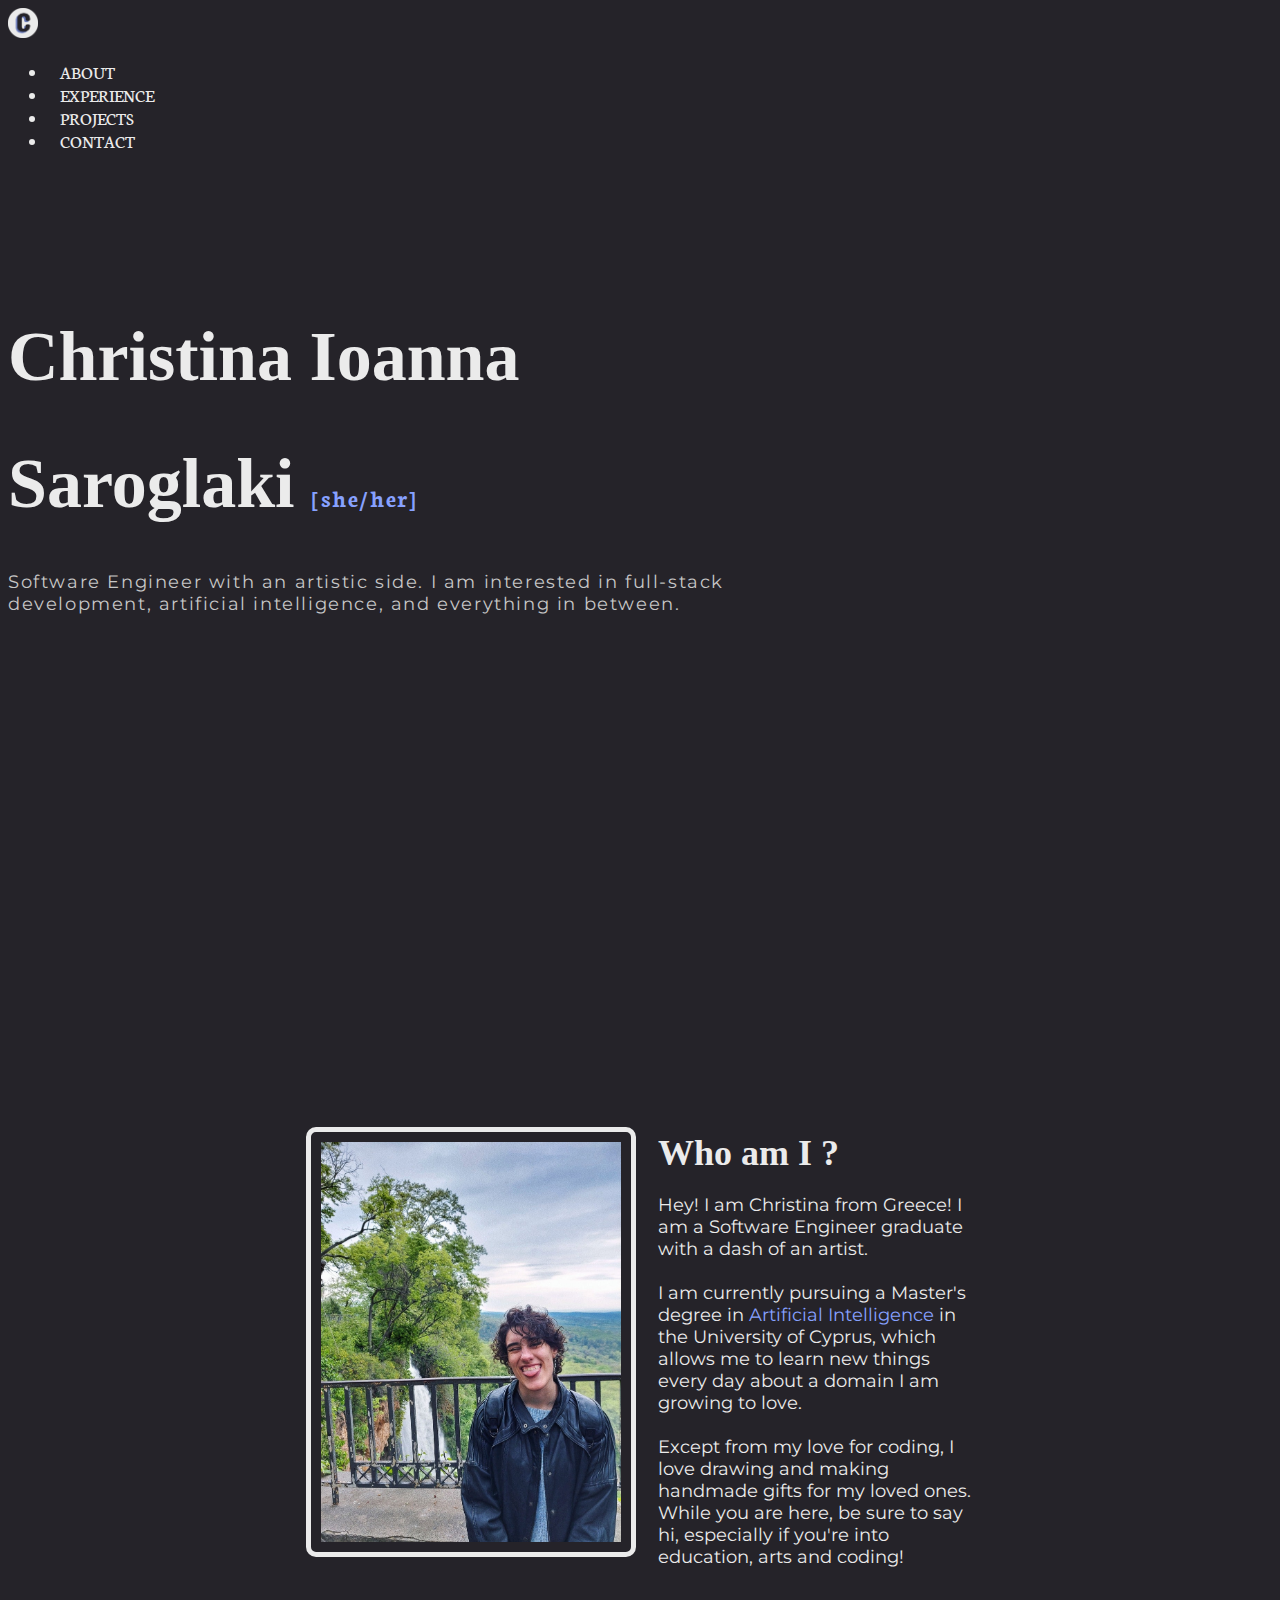
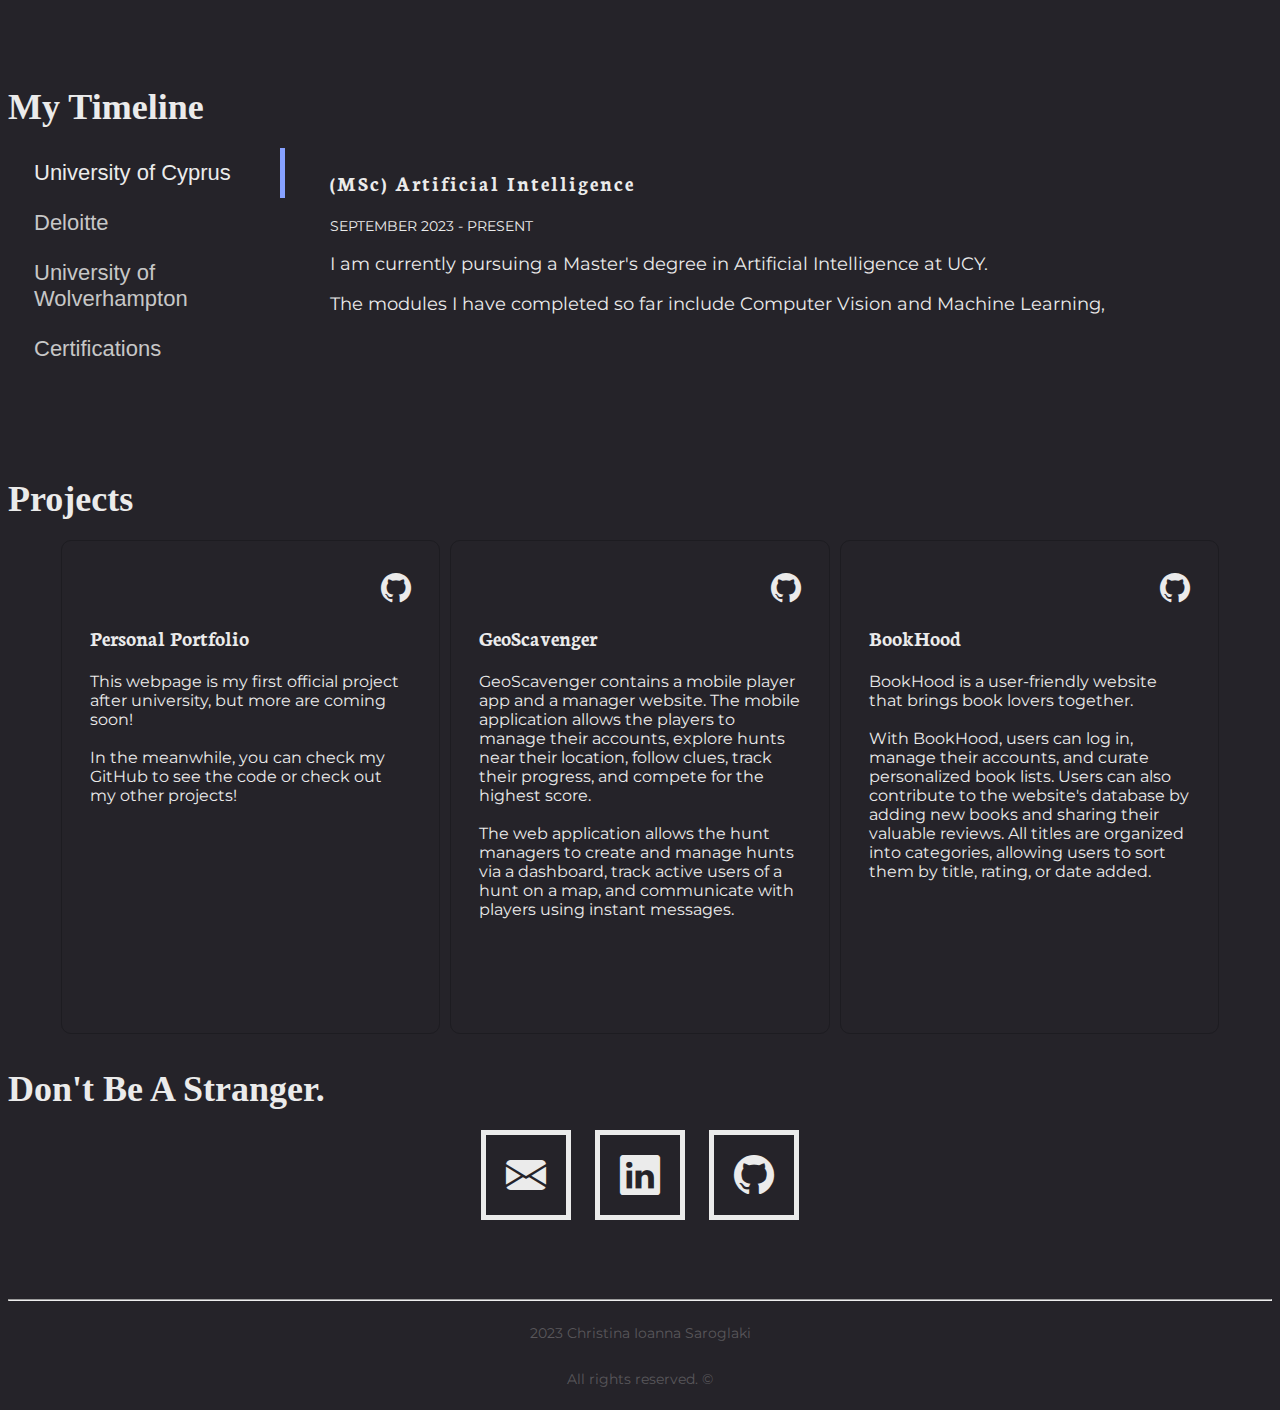
<file: index.html>
<!DOCTYPE html>
<html lang="en">
	<head>
		<meta charset="UTF-8" />
		<meta http-equiv="X-UA-Compatible" content="IE=edge" />
		<meta name="viewport" content="width=device-width, initial-scale=1.0" />
		<meta name="robots" content="index,follow" />
		<meta name="description" content="Hello all! I am Christina Ioanna Saroglaki and I am a Software Engineer. To know more about me, check out my website!" />
		<meta name="google-site-verification" content="kES5YHnbwb0NOgsdy6K5l3yydlphfvDto7eSZhoEYho" />

		<!-- Bootstrap CSS -->
		<link href="https://cdn.jsdelivr.net/npm/bootstrap@5.3.0-alpha3/dist/css/bootstrap.min.css" rel="stylesheet" integrity="sha384-KK94CHFLLe+nY2dmCWGMq91rCGa5gtU4mk92HdvYe+M/SXH301p5ILy+dN9+nJOZ" crossorigin="anonymous" />
		<link rel="stylesheet" href="https://cdn.jsdelivr.net/npm/bootstrap-icons@1.10.5/font/bootstrap-icons.css" />
		<!-- Google fonts -->
		<link href="https://fonts.googleapis.com/css2?family=Montserrat&family=Neuton&family=Permanent+Marker&display=swap" rel="stylesheet" />
		<!-- CSS -->
		<link rel="stylesheet" href="css/styles.css" />
		<link rel="stylesheet" href="css/tablet.css" />
		<!-- JS -->
		<script src="js/base.js"></script>

		<link rel="apple-touch-icon" sizes="180x180" href="assets/apple-touch-icon.png" />
		<link rel="icon" type="image/png" sizes="32x32" href="assets/favicon.png" />
		<link rel="icon" type="image/png" sizes="16x16" href="assets/favicon.png" />
		<link rel="manifest" href="assets/site.webmanifest" />

		<title>Christina Saroglaki | Portfolio</title>
	</head>

	<body>
		<nav class="navbar navbar-expand-md">
			<div class="container">
				<div class="navbar-brand">
					<img src="assets/favicon.png" alt="Bootstrap" width="30" height="30" />
				</div>

				<button class="mobile-menu-button" type="button" onclick="menuButtonAnimation()" data-bs-toggle="collapse" data-bs-target="#navbarNav" aria-controls="navbarNav" aria-expanded="false" aria-label="Toggle navigation">
					<span></span>
					<span></span>
					<span></span>
				</button>

				<div class="collapse navbar-collapse flex-row-reverse" id="navbarNav">
					<ul class="navbar-nav">
						<li class="nav-item">
							<a class="nav-link link-offset-2" href="#about" onclick="closeMenu()">ABOUT</a>
						</li>
						<li class="nav-item">
							<a class="nav-link link-offset-2" href="#timeline" onclick="closeMenu()">EXPERIENCE</a>
						</li>
						<li class="nav-item">
							<a class="nav-link link-offset-2" href="#projects" onclick="closeMenu()">PROJECTS</a>
						</li>
						<li class="nav-item">
							<a class="nav-link link-offset-2" href="#contact" onclick="closeMenu()">CONTACT</a>
						</li>
					</ul>
				</div>
			</div>
		</nav>

		<section class="profile-container container" id="profile">
			<div class="title-container">
				<h1>Christina Ioanna</h1>
				<h1>Saroglaki <span class="purple">[she/her]</span></h1>
				<p>Software Engineer with an artistic side. I am interested in full-stack development, artificial intelligence, and everything in between.</p>
			</div>
		</section>

		<section id="about">
			<div class="grid-container">
				<div class="about-img">
					<img src="./assets/profile.jpeg" alt="My face in a green landscape" loading="lazy">
				</div>
				<div class="about-info">
					<h2 class="section-title">Who am I ?</h2>
					<p>
						Hey! I am Christina from Greece! I am a Software Engineer graduate with a dash of an artist.
						<br /><br />I am currently pursuing a Master's degree in <span class="purple">Artificial Intelligence</span> in the University of Cyprus, which allows me to learn new things every day
						about a domain I am growing to love. 
						<br /><br />Except from my love for coding, I love drawing and making handmade gifts for my loved ones. While you are here, be sure to say hi, especially if you're into education, arts and
						coding!
					</p>
				</div>
			</div>
		</section> 

		<section class="padding-70" id="timeline">
			<div class="container">
				<h2 class="section-title">My Timeline</h2>

				<div class="side-menu_container">
					<div class="side-menu_buttons">
						<button type="button" class="side-menu_btn" data-bs-target="ucyModal" aria-expanded="true" aria-controls="ucyModal" disabled>University of Cyprus</button>
						<button type="button" class="side-menu_btn" data-bs-target="deloitteModal" aria-expanded="false" aria-controls="deloitteModal">Deloitte</button>					
						<button type="button" class="side-menu_btn" data-bs-target="bachelorModal" aria-expanded="false" aria-controls="bachelorModal">University of Wolverhampton</button>
						<button type="button" class="side-menu_btn" data-bs-target="certModal" aria-expanded="false" aria-controls="certModal">Certifications</button>
					</div>
					<div class="side-menu_modals">
						<div class="side-menu_modal" id="ucyModal">
							<div>
								<h3 class="fade-in show" style="transition-delay: 100ms;">(MSc) Artificial Intelligence</h3>
								<p class="subtitle fade-in show" style="transition-delay: 100ms;">SEPTEMBER 2023 - PRESENT</p>
								<p class="fade-in show" style="transition-delay: 200ms;">
									I am currently pursuing a Master's degree in Artificial Intelligence at UCY.</p>
								<p class="fade-in show m-0" style="transition-delay: 300ms;">
									The modules I have completed so far include Computer Vision and Machine Learning,</p>
							</div>
						</div>
						<div class="side-menu_modal hide" id="deloitteModal">
							<div>
								<h3 class="fade-in" style="transition-delay: 100ms;">Junior Web Developer @ <span class="purple">Deloitte</span></h3>
								<p class="subtitle fade-in" style="transition-delay: 100ms;">JUNE 2022 - JULY 2023</p>
								<p class="fade-in" style="transition-delay: 200ms;">
									I worked as a Junior Web Developer at Deloitte, specializing in responsive website development using Adobe Experience Manager.</p>
								<p class="fade-in" style="transition-delay: 300ms;">
									I used cool technologies like HTML, SCSS, Java, and JavaScript to bring digital dreams to life. I also led a super talented team that handled content migration.
									We made sure that valuable data smoothly moved over to Adobe Experience Manager (AEM) without a hitch. </p>
								<p class="fade-in m-0" style="transition-delay: 400ms;">
									When it came to clients, I made sure that I was there to help them out with any questions they may had about AEM. From design tweaks to pesky bugs, I was the
									go-to person for answers and solutions.</p>
							</div>
						</div>
						<div class="side-menu_modal hide" id="bachelorModal">
							<div>
								<h3 class="fade-in" style="transition-delay: 100ms;">(Hons) Computer Science (Software Engineering)</h3>
								<p class="subtitle fade-in" style="transition-delay: 100ms;">SEPT 2018 - MAY 2022</p>
								<p class="fade-in" style="transition-delay: 200ms;">
									I graduated university with a degree classification of First Honors (1:1) in 2022. </p>
								<p class="fade-in m-0" style="transition-delay: 300ms;">
									During my time at university, I delved into a diverse range of fields and technologies.
									From Python and Java to web and mobile development, UX/UI design, and even AI, I immersed myself in the ever-evolving tech landscape.
								</p>
							</div>
						</div>
						<div class="side-menu_modal hide" id="certModal">
							<div>
								<h3 class="fade-in" style="transition-delay: 100ms;">Machine Learning A-Z™</h3>
								<p class="fade-in subtitle" style="transition-delay: 100ms;">2023 by Udemy</p>
								<h3 class="fade-in" style="transition-delay: 200ms;">Complete 2023 Web Development Bootcamp</h3>
								<p class="fade-in subtitle" style="transition-delay: 200ms;">2023 by Udemy</p>
								<h3 class="fade-in" style="transition-delay: 300ms;">Adobe Experience Manager Sites Business Practitioner Certificate</h3>
								<p class="fade-in subtitle" style="transition-delay: 300ms;">2022 by Adobe</p>
							</div>
						</div>
					</div>					
				</div>				
			</div>
		</section>

		<section class="padding-70" id="projects">
			<div class="container">
				<h2 class="section-title">Projects</h2>

				<div class="cards-container">
					<a href="https://github.com/ChristinaSarogl/personal-website" target="_blank">
						<div class="card">
							<div class="card-body">
								<i class="bi bi-github"></i>								
								<h3 class="card-title">Personal Portfolio</h3>
								<p class="card-text">
									This webpage is my first official project after university, but more are coming soon!
									<br/><br/>In the meanwhile, you can check my GitHub to see the code or check out my other projects!
								</p>
							</div>
						</div>
					</a>
					
					<a href="https://github.com/ChristinaSarogl/GeoScavenger" target="_blank">
						<div class="card">
							<div class="card-body">
								<i class="bi bi-github"></i>
								<h3 class="card-title">GeoScavenger</h3>
								<p class="card-text">
									GeoScavenger contains a mobile player app and a manager website.							
									The mobile application allows the players to manage their accounts, 
									explore hunts near their location, follow clues, 
									track their progress, and compete for the highest score.
									<br/><br/>The web application allows the hunt managers to create 
									and manage hunts via a dashboard, track active users of a hunt on a map, 
									and communicate with players using instant messages.
								</p>
							</div>
						</div>
					</a>

					<a href="https://github.com/ChristinaSarogl/BookHood" target="_blank">
						<div class="card">
							<div class="card-body">
								<i class="bi bi-github"></i>
								<h3 class="card-title">BookHood</h3>
								<p class="card-text">
									BookHood is a user-friendly website that brings book lovers together.
									<br/><br/>With BookHood, users can log in, manage their accounts, and curate personalized 
									book lists. Users can also contribute to the website's database by adding new books 
									and sharing their valuable reviews. All titles are organized into categories, 
									allowing users to sort them by title, rating, or date added.
								</p>
							</div>
						</div>
					</a>
				</div>
			</div>
		</section>

		<section class="padding-70" id="contact">
			<div class="container">
				<h2 class="section-title text-center">Don't Be A Stranger.</h2>

				<div class="contact-container">				
					<a class="contact-link" href="mailto:xristsar@gmail.com" target="_blank">
						<i class="bi bi-envelope-fill"></i>
					</a>
					
					<a class="contact-link" href="https://www.linkedin.com/in/christina-ioanna-saroglaki" target="_blank">
						<i class="bi bi-linkedin"></i>
					</a>
	
					<a class="contact-link" href="https://github.com/ChristinaSarogl" target="_blank">
						<i class="bi bi-github"></i>
					</a>
				</div>
			</div>
		</section>

		<section class="padding-70">
			<hr>
			<div class="footer-container">
				<p class="m-0">2023 Christina Ioanna Saroglaki</p>
				<p>All rights reserved. ©</p>
			</div>
		</section>

		<script src="https://cdn.jsdelivr.net/npm/bootstrap@5.3.0-alpha3/dist/js/bootstrap.bundle.min.js" integrity="sha384-ENjdO4Dr2bkBIFxQpeoTz1HIcje39Wm4jDKdf19U8gI4ddQ3GYNS7NTKfAdVQSZe" crossorigin="anonymous"></script>
	</body>
</html>
</file>
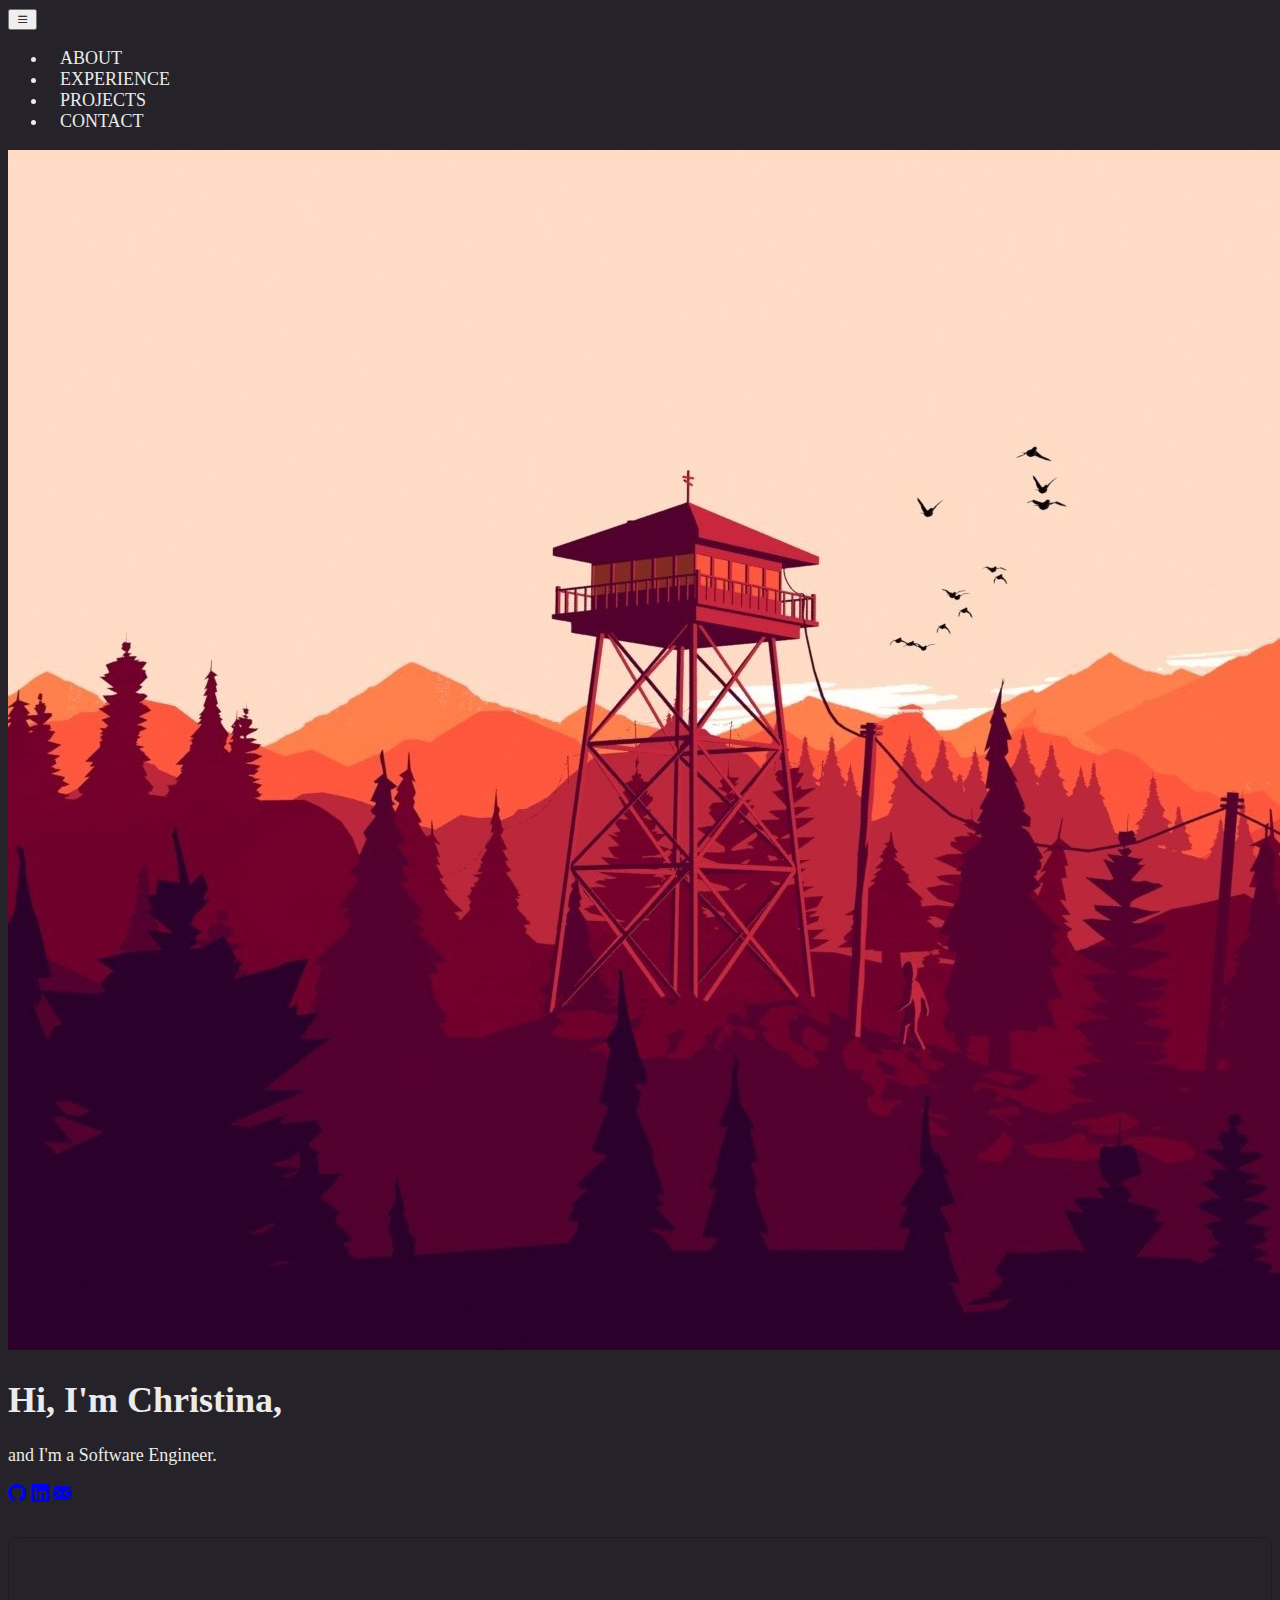
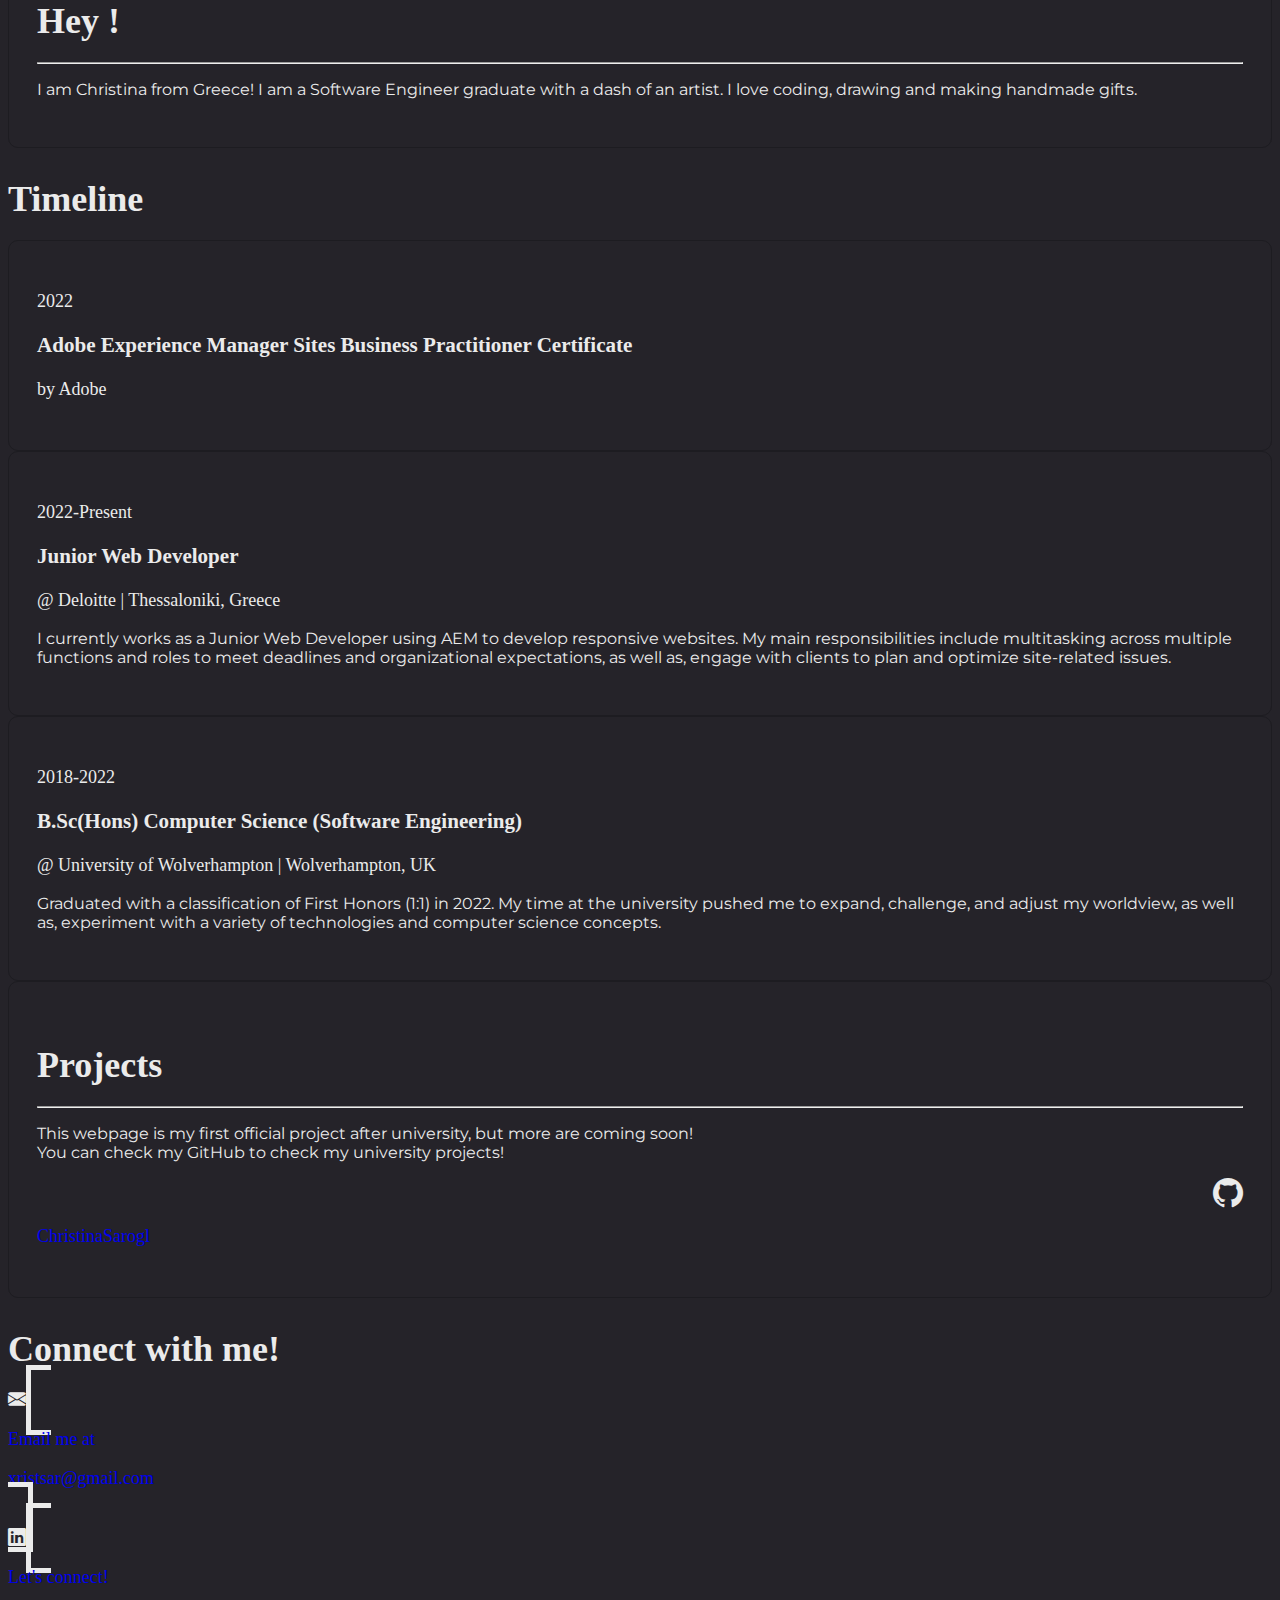
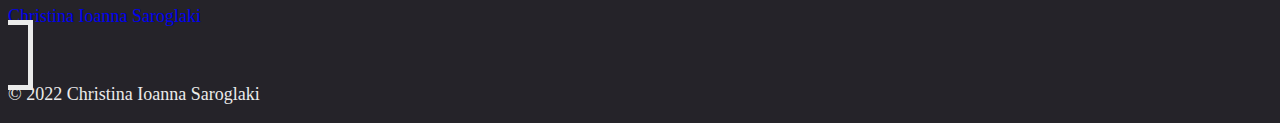
<file: main.html>
<!DOCTYPE html>
<html lang="en">
	<head>
		<meta charset="UTF-8" />
		<meta http-equiv="X-UA-Compatible" content="IE=edge" />
		<meta name="viewport" content="width=device-width, initial-scale=1.0" />

		<!-- Bootstrap CSS -->
		<link href="https://cdn.jsdelivr.net/npm/bootstrap@5.2.2/dist/css/bootstrap.min.css" rel="stylesheet" integrity="sha384-Zenh87qX5JnK2Jl0vWa8Ck2rdkQ2Bzep5IDxbcnCeuOxjzrPF/et3URy9Bv1WTRi" crossorigin="anonymous" />
		<link rel="stylesheet" href="https://cdn.jsdelivr.net/npm/bootstrap-icons@1.9.1/font/bootstrap-icons.css" />
		<!-- Google fonts -->
		<link href="https://fonts.googleapis.com/css2?family=Inconsolata&family=Montserrat:wght@300;400&display=swap" rel="stylesheet">
		<!-- CSS -->
		<link rel="stylesheet" href="css/cards.css" />
		<link rel="stylesheet" href="css/styles.css" />
		<link rel="stylesheet" href="css/navBar.css" />
		<link rel="stylesheet" href="css/tablet.css" />

		<link rel="apple-touch-icon" sizes="180x180" href="assets/apple-touch-icon.png">
		<link rel="icon" type="image/png" sizes="32x32" href="assets/favicon-32x32.png">
		<link rel="icon" type="image/png" sizes="16x16" href="assets/favicon-16x16.png">
		<link rel="manifest" href="assets/site.webmanifest">

		<title>Christina Saroglaki | Portfolio</title>
	</head>

	<body>
		<div class="dark-bg">
			<nav class="navbar navbar-expand-md">
				<div class="container-fluid">
					<button class="navbar-btn" type="button" data-bs-toggle="collapse" data-bs-target="#navbarNav" aria-controls="navbarNav" aria-expanded="false" aria-label="Toggle navigation">
						<i class="bi bi-list"></i>
					</button>

					<div class="collapse navbar-collapse justify-content-center" id="navbarNav">
						<ul class="navbar-nav py-2">
							<li class="nav-item">
								<a class="nav-link" href="#about">ABOUT</a>
							</li>
							<li class="nav-item">
								<a class="nav-link" href="#timeline">EXPERIENCE</a>
							</li>
							<li class="nav-item">
								<a class="nav-link" href="#projects">PROJECTS</a>
							</li>
							<li class="nav-item">
								<a class="nav-link" href="#contact">CONTACT</a>
							</li>
						</ul>
					</div>
				</div>
			</nav>

			<section class="profile-container container" id="profile">
				<div class="profile-row row align-items-center">
					<div class="image-col col-12 col-xl-4 order-xl-2">
						<div class="profile-pic">
							<img src="assets/profile.jpg" alt="Profile Pic" />
						</div>
					</div>

					<div class="profile-col col-12 col-xl-8 order-xl-1">
						<h1 class="montserrat m-0 title">Hi, I'm <span class="text-purple">Christina</span>,</h1>
						<p class="inconsolata title-subtitle">and I'm a Software Engineer.</p>

						<div class="d-inline-flex justify-content-center flex-wrap gap-small">
							<a class="social-link social-light" href="https://github.com/ChristinaSarogl" target="_blank"><i class="bi bi-github icon-bg"></i></a>
							<a class="social-link social-light" href="https://www.linkedin.com/in/christina-ioanna-saroglaki" target="_blank"><i class="bi bi-linkedin icon-bg"></i></a>
							<a class="social-link social-light" href="mailto:xristsar@gmail.com" target="_blank"><i class="bi bi-envelope-fill icon-bg"></i></a>
						</div>
				  	</div>				  	
				</div>			
			</section>
		</div>
		

		<section class="padding-30" id="about">
			<div class="container">
				<div class="card about-card custom-card-bg">
					<div class="card-body">
						<div class="about-card-title d-flex align-items-center">
							<h2 class="card-title montserrat section-title d-inline-block">Hey !</h2>
							<hr class="d-inline-block">
						</div>						
						<p class="card-text inconsolata">I am Christina from Greece! I am a Software Engineer graduate with a dash 
							of an artist. I love coding, drawing and making handmade gifts.
						</p>
					</div>
			 	</div>
			</div>
			
		</section>

		<section class="padding-30" id="timeline">
			<h2 class="montserrat-light text-center section-title">Timeline</h2>

			<div class="container">
				<div class="card-align-right">
					<div class="card custom-card-bg small-card">
						<div class="card-body">
							<p class="card-subtitle montserrat-light">2022</p>
							<h3 class="card-title inconsolata">Adobe Experience Manager Sites Business Practitioner Certificate</h3>
							<p class="card-subtitle montserrat-light">by Adobe</p>
						</div>
					</div>
				</div>
				
				<div class="card-align-left">
					<div class="card custom-card-bg small-card">
						<div class="card-body">
							<p class="card-subtitle montserrat-light">2022-Present</p>
							<h3 class="card-title inconsolata">Junior Web Developer</h3>
							<p class="card-subtitle montserrat-light mb-2">@ Deloitte | Thessaloniki, Greece</p>
							<p class="card-text">
								I currently works as a Junior Web Developer using AEM to develop responsive websites. My main responsibilities include multitasking across multiple functions and roles to meet deadlines and organizational expectations, as well as,
								engage with clients to plan and optimize site-related issues.
							</p>
						</div>
					</div>
				</div>
				
				<div class="card-align-right">
					<div class="card custom-card-bg small-card">
						<div class="card-body">
							<p class="card-subtitle montserrat-light">2018-2022</p>
							<h3 class="card-title inconsolata">B.Sc(Hons) Computer Science (Software Engineering)</h3>
							<p class="card-subtitle montserrat-light mb-2">@ University of Wolverhampton | Wolverhampton, UK</p>
							<p class="card-text">
								Graduated with a classification of First Honors (1:1) in 2022. My time at the university pushed me to expand, challenge, and adjust my worldview, as well as, experiment with a variety of technologies and computer science concepts.
							</p>
						</div>
					</div>
				</div>
				
			</div>
		</section>

		<section class="padding-72" id="projects">
			<div class="container">
				<div class="card project-card custom-card-bg">
					<div class="card-body">
						<div class="custom-card-title d-flex align-items-center">
							<h2 class="card-title montserrat section-title d-inline-block">Projects</h2>
							<hr class="d-inline-block">
						</div>						
						<p class="card-text inconsolata">This webpage is my first official project after university, but more are coming soon!
							<br />You can check my GitHub to check my university projects!
						</p>
						<a class="social-light card-link" href="https://github.com/ChristinaSarogl" target="_blank">
							<i class="bi bi-github icon-xl"></i>
							<p class="mb-0">ChristinaSarogl</p>
						</a>
					</div>
			 	</div>
			</div>
		</section>

		<section class="margin-30 padding-72-72 dark-bg" id="contact">
			<h2 class="montserrat-light text-center section-title">Connect with me!</h2>

			<div class="padding-30 container text-center">
				<div class="d-inline-flex justify-content-center flex-wrap gap-large">
					<div>
						<i class="bi bi-envelope-fill icon-xl"></i>
						<a class="contact-link social-light" href="mailto:xristsar@gmail.com" target="_blank">
							<p class="inconsolata contact-txt mb-0">Email me at</p>
							<p>xristsar@gmail.com</p>
						</a>
					</div>

					<div>
						<i class="bi bi-linkedin icon-xl"></i>
						<a class="contact-link social-light" href="https://www.linkedin.com/in/christina-ioanna-saroglaki" target="_blank">	
							<p class="inconsolata contact-txt mb-0">Let's connect!</p>
							<p>Christina Ioanna Saroglaki</p>
						</a>
					</div>
				</div>
			</div>
		</section>

		<section class="dark-bg">
			<p class="footer-subtitle ps-1 mb-0">© 2022 Christina Ioanna Saroglaki</p>
		</section>

		<script src="https://cdn.jsdelivr.net/npm/bootstrap@5.2.2/dist/js/bootstrap.bundle.min.js" integrity="sha384-OERcA2EqjJCMA+/3y+gxIOqMEjwtxJY7qPCqsdltbNJuaOe923+mo//f6V8Qbsw3" crossorigin="anonymous"></script>
	</body>
</html>
</file>
<file: css/styles.css>
:root{--font-Neuton:"Neuton",serif;--font-Marker:"Permanent Marker",cursive;--font-Montserrat:"Montserrat",sans-serif;--off-black:#252329;--off-white:#ebebeb;--light-purple:#87a1ff;--grey:#c7c7c7;--body-size:1.125rem;--section-title:2.25rem;--px-5:.3125rem}body{background-color:var(--off-black);color:var(--off-white);font-family:var(--font-Neuton);font-size:var(--body-size)}a{text-decoration:none}.padding-70{padding-top:4.375rem}.section-title{font-family:var(--font-Marker);font-size:var(--section-title);margin-bottom:1.25rem}.purple{color:var(--light-purple)}.hide{visibility:hidden;opacity:0;height:0}.mobile-menu-button{display:flex;flex-direction:column;width:2.813rem;background-color:transparent;border:none}.mobile-menu-button span{background:var(--off-white);border-radius:.625rem;height:.25rem;margin:.25rem 0;transition:0.4s cubic-bezier(.68,-.6,.32,1.6)}.mobile-menu-button span:nth-of-type(1){width:50%}.mobile-menu-button span:nth-of-type(2){width:100%}.mobile-menu-button span:nth-of-type(3){width:75%}.mobile-menu-button.active span:nth-of-type(1){transform-origin:bottom;transform:rotatez(45deg) translate(6px,1px)}.mobile-menu-button.active span:nth-of-type(2){transform-origin:top;transform:rotatez(-45deg)}.mobile-menu-button.active span:nth-of-type(3){transform-origin:bottom;width:50%;transform:translate(14px,-8px) rotatez(45deg)}@media screen and (min-width:768px){.mobile-menu-button{display:none}}.navbar-expand-md .navbar-nav .nav-link{font-family:var(--font-Neuton);color:var(--off-white);text-align:end;padding:.5rem .75rem;transition:font-size 100ms ease-out}.nav-link:hover{color:var(--off-white);font-size:20px;text-decoration:underline .3125rem var(--light-purple)}.nav-link:focus{color:var(--off-white);outline:none;box-shadow:0 0 0 .125rem var(--light-purple)}.profile-container{min-height:100vh}.title-container{position:absolute;top:30%;letter-spacing:.1rem}.title-container h1{font-family:var(--font-Marker);font-size:4.375rem;letter-spacing:0}.title-container span{font-family:var(--font-Neuton);font-size:1.5625rem;letter-spacing:.1rem}.title-container p{width:60%;font-size:var(--body-size);font-family:var(--font-Montserrat);color:var(--grey)}#about{padding-top:2rem}.grid-container{display:grid;justify-content:center;column-gap:2.25rem;grid-template-columns:25% 25%;align-items:center}.about-info p{font-family:var(--font-Montserrat)}.about-img{text-align:center}.about-img img{width:18.75rem;padding:.625rem;border-radius:.625rem;border:var(--px-5) solid var(--off-white)}.side-menu_container{display:flex}.side-menu_buttons{width:55%;display:flex;flex-direction:column}.side-menu_btn{padding:.75rem 1.625rem;font-size:1.375rem;text-align:start;background-color:transparent;color:var(--grey);border:none}.side-menu_btn[aria-expanded="true"]{box-shadow:var(--px-5) 0 var(--light-purple);color:var(--off-white)}.side-menu_modals{padding-left:3.125rem}.side-menu_modal h3{letter-spacing:2px}.side-menu_modal p{font-family:var(--font-Montserrat)}.side-menu_modal .subtitle{font-size:.875rem}.fade-in{opacity:0;visibility:hidden;-webkit-transform:translateY(10vh);transform:translateY(10vh);transition:opacity 0.6s ease-out,-webkit-transform 1s ease-out;transition:opacity 0.6s ease-out,transform 1s ease-out;transition:opacity 0.6s ease-out,transform 1s ease-out,-webkit-transform 1s ease-out}.fade-in.show{opacity:1;visibility:visible;transform:none;-webkit-transform:none}.cards-container{display:grid;grid-template-columns:30% 30% 30%;gap:.625rem;justify-content:center}.card{padding:2rem 1.75rem;border-radius:.625rem;background-color:var(--off-black);border:1px solid #1d1c21;color:var(--off-white);transform:none;transition:transform 0.4s ease-out,background-color 0.5s ease-out;height:100%}.card:hover{transform:translateY(-.625rem);background-color:#403b49}.card .bi-github{font-size:1.875rem;color:var(--off-white);display:flex;justify-content:flex-end}.card-body{padding:0}.card-text{font-family:var(--font-Montserrat);font-size:1rem}.contact-container{display:flex;gap:1.5rem;justify-content:center}.contact-link{padding:1.25rem;border:var(--px-5) solid var(--off-white)}.contact-link:hover{background-color:var(--light-purple);border:var(--px-5) solid var(--off-black)}.contact-link:hover .bi{color:var(--off-black)}.contact-link .bi{display:contents;font-size:2.5rem;color:var(--off-white)}.footer-container{display:flex;flex-direction:column;align-items:center;font-family:var(--font-Montserrat);font-size:.875rem;color:#59575b}
</file>
<file: css/tablet.css>
:root {
  /* FONTS */
  --font-Neuton: "Neuton", serif;
  --font-Marker: "Permanent Marker", cursive;

  /* COLORS */
  --off-white: #ebebeb;
  --light-purple: #87a1ff;
  --px-5: 0.3125rem;
}

/* Nav Bar */
@media screen and (min-width: 768px) {
}

/* Tablet */
@media screen and (max-width: 1199px) {
  /* Profile */
  .title-container p {
    width: 100%;
  }

  /* ABOUT */
  .grid-container {
    grid-template-columns: 40% 50%;
  }

  /* Projects */
  .cards-container {
    grid-template-columns: auto auto;
  }
}

/* Mobile */
@media screen and (max-width: 767px) {
  .hide{
    display: none;
  }
  
  .title-container h1 {
    font-size: 3.125rem;
  }

  .title-container h1:first-child {
    margin-bottom: 0;
  }

  .title-container span {
    font-size: 1rem;
  }

  /* ABOUT */
  .grid-container, .cards-container {
    grid-template-columns: auto;
  }

  .about-info {
    text-align: center;
  }

  .about-img {
    position: relative;
    width: 214px;
    height: 214px;
    overflow: hidden;
    border-radius: 50%;
    margin: auto;
    margin-bottom: 1rem;
    box-shadow: 0px 0px 0px 10px var(--off-black),
      0px 0px 0px 14px var(--off-white);
  }

  .about-img img {
    width: 100%;
    height: auto;
    position: relative;
    top: 50%;
    transform: translate(0, -50%);
    padding: 0;
    border: none;
  }

  /* Timeline */
  .side-menu_container {
    flex-direction: column;
  }

  .side-menu_buttons {
    width: auto;
  }

  .side-menu_btn {
    padding: 0.75rem 1rem;
    display: flex;
    align-items: center;
    justify-content: space-between;
  }

  .side-menu_btn:after {
    display: inline-block;
    height: 1.25rem;
    width: 1.25rem;
    content: "";
    background-image: url(../assets/chevron-down.svg);
    background-size: contain;
    background-repeat: no-repeat;
  }

  .side-menu_btn[aria-expanded="true"] {
    box-shadow: none;
    border-bottom: var(--px-5) solid var(--light-purple);
  }

  /* Containers */
  .side-menu_modals {
    padding-left: 0;
  }

  .side-menu_modal{
    padding: 1rem;
  }
  
  .side-menu_modal.hide{
    padding: 0;
  }
}
</file>
<file: css/cards.css>
:root {
	/* FONTS */
	--font-Neuton: "Neuton", serif;
	--font-Marker: "Permanent Marker", cursive;
	--font-Montserrat: "Montserrat", sans-serif;

	/* COLORS */
	--off-black: #252329;
	--off-white: #ebebeb;
	--light-purple: #87a1ff;
	--grey: #c7c7c7;

	/* SIZES */
	--body-size: 1.125rem; /* 18px */
	--section-title: 2.25rem; /* 36px */
}

.cards-container{
	display: grid;
	grid-template-columns: 30% 30% 30%;
	gap: 0.625rem;
	justify-content: center;
}

.card{
	padding: 2rem 1.75rem;
	border-radius: 0.625rem;
	background-color: var(--off-black);
	border: 1px solid #1d1c21;
	color: var(--off-white);
	transform: none;
	transition: transform .4s ease-out, background-color .5s ease-out;
	height: 100%;
}

.card:hover{
	transform:translateY(-0.625rem);
	background-color: #403b49;
}

.card .bi-github{
	font-size: 1.875rem;
	color: var(--off-white);
	display: flex;
    justify-content: flex-end;
}

.card-body{
	padding: 0;
}

.card-text{
	font-family: var(--font-Montserrat);
	font-size: 1rem;
}
</file>
<file: css/navBar.css>
:root {
	/* FONTS */
	--font-Neuton: "Neuton", serif;
	--font-Marker: "Permanent Marker", cursive;

	/* COLORS */
	--off-white: #ebebeb;
	--light-purple: #87a1ff;
}

.mobile-menu-button {
	display: flex;
	flex-direction: column;
	width: 2.813rem;

	background-color: transparent;
	border: none;
}

.mobile-menu-button span {
	background: var(--off-white);
	border-radius: 0.625rem;
	height: 0.25rem;
	margin: 0.25rem 0;
	transition: 0.4s cubic-bezier(0.68, -0.6, 0.32, 1.6);
}

.mobile-menu-button span:nth-of-type(1) {
	width: 50%;
}

.mobile-menu-button span:nth-of-type(2) {
	width: 100%;
}

.mobile-menu-button span:nth-of-type(3) {
	width: 75%;
}

/* Active States */
.mobile-menu-button.active span:nth-of-type(1) {
	transform-origin: bottom;
	transform: rotatez(45deg) translate(6px, 1px);
}

.mobile-menu-button.active span:nth-of-type(2) {
	transform-origin: top;
	transform: rotatez(-45deg);
}

.mobile-menu-button.active span:nth-of-type(3) {
	transform-origin: bottom;
	width: 50%;
	transform: translate(14px, -8px) rotatez(45deg);
}

@media screen and (min-width: 768px) {
	.mobile-menu-button {
		display: none;
	}
}

.navbar-expand-md .navbar-nav .nav-link {
	font-family: var(--font-Neuton);
	color: var(--off-white);
	text-align: end;
   padding: 0.5rem 0.75rem;
}

.nav-link:hover {
   color: var(--off-white);
}

.nav-link:hover::after {
	content: "";
	display: block;
	background-color: var(--light-purple);
	height: 0.625rem;
	border-radius: 0.625rem;
	margin-top: -0.75rem;
	width: 125%;
	margin-left: -12%;
}

.nav-link:focus {
   color: var(--off-white);
   outline: none;
   box-shadow: 0 0 0 0.125rem var(--light-purple);
}
</file>
